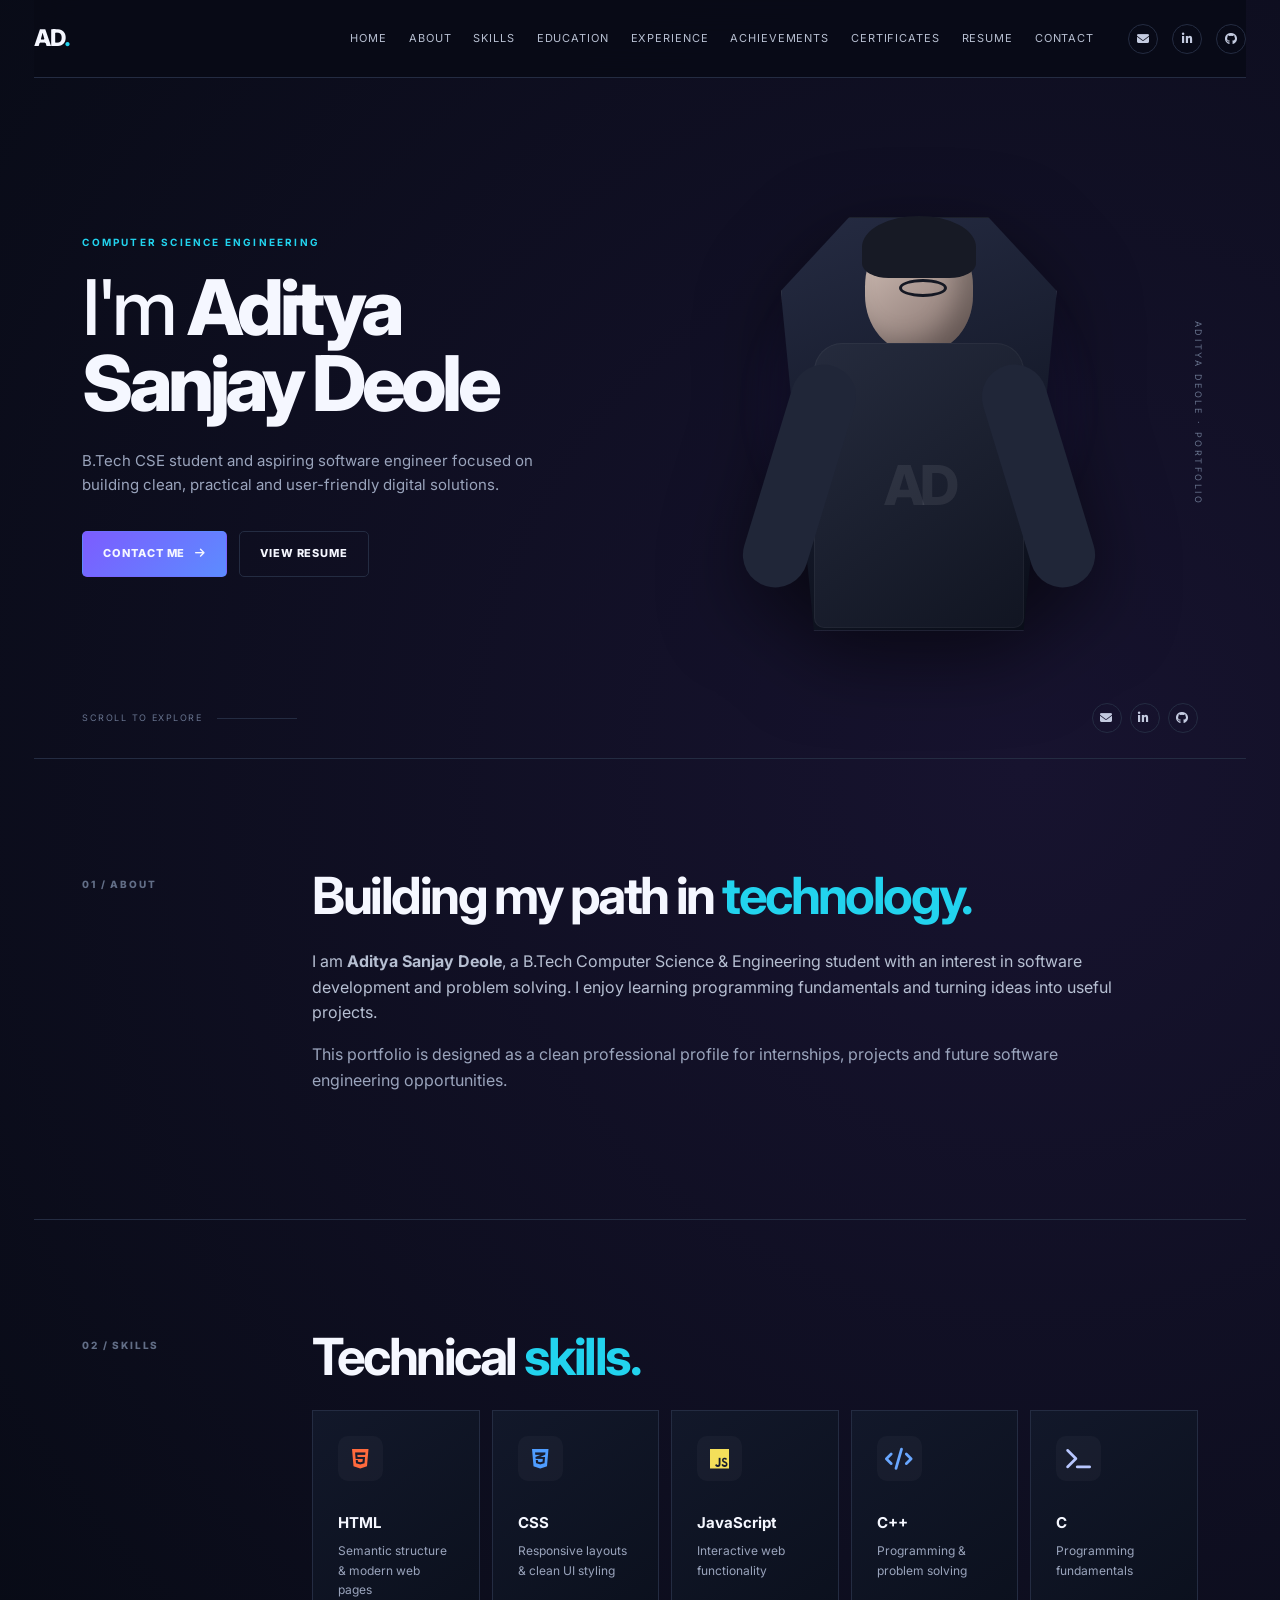
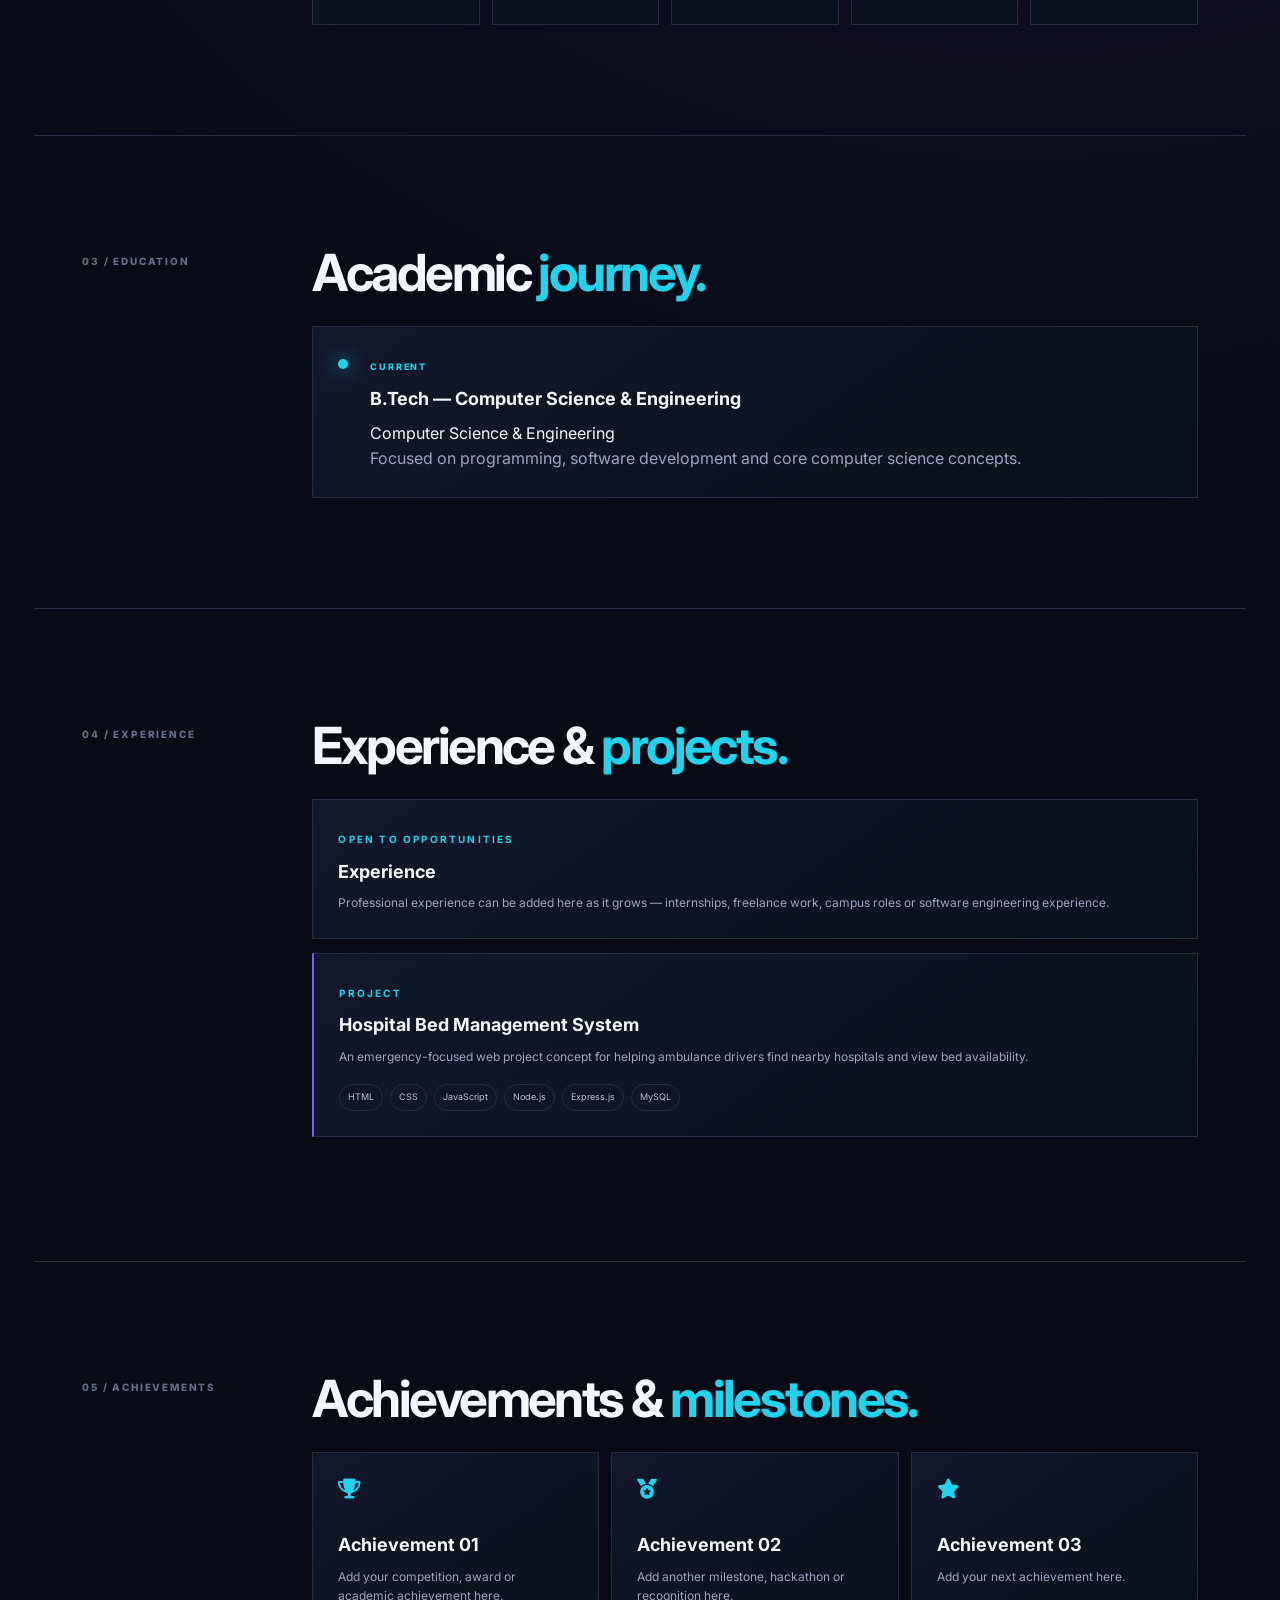
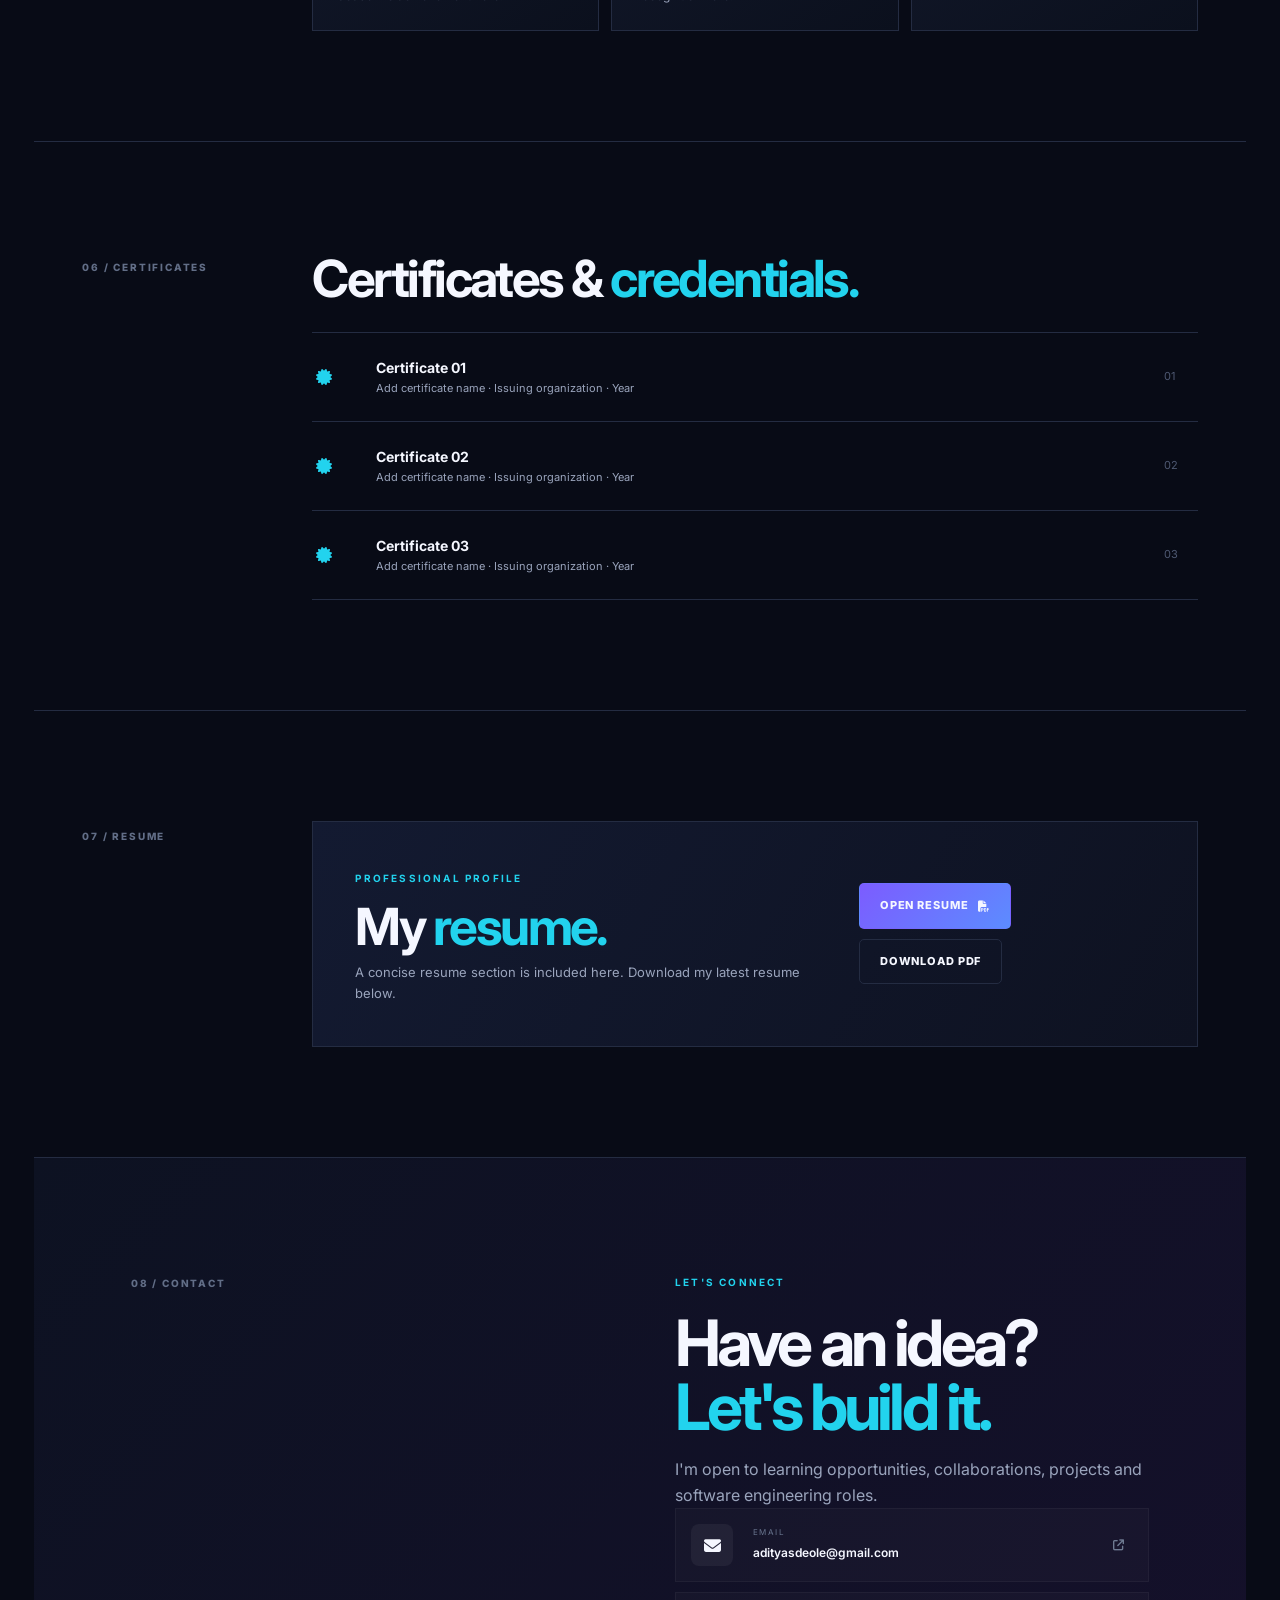
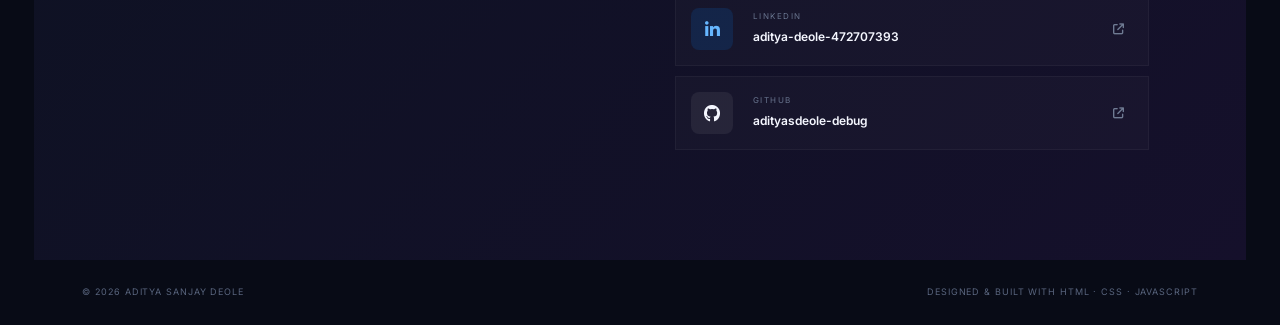
<file: index.html>
<!DOCTYPE html>
<html lang="en">
<head>
  <meta charset="UTF-8">
  <meta name="viewport" content="width=device-width, initial-scale=1.0">
  <meta name="description" content="Aditya Sanjay Deole - Professional CSE Portfolio">
  <title>Aditya Deole | Portfolio</title>
  <link rel="preconnect" href="https://fonts.googleapis.com">
  <link rel="preconnect" href="https://fonts.gstatic.com" crossorigin>
  <link href="https://fonts.googleapis.com/css2?family=Inter:wght@400;500;600;700;800&display=swap" rel="stylesheet">
  <link rel="stylesheet" href="https://cdnjs.cloudflare.com/ajax/libs/font-awesome/6.5.2/css/all.min.css">
  <link rel="stylesheet" href="style.css">
</head>
<body>
  <div class="site-shell">
    <header class="topbar">
      <a href="#home" class="brand">AD<span>.</span></a>
      <button class="menu-toggle" aria-label="Open menu"><i class="fa-solid fa-bars"></i></button>
      <nav id="nav">
        <a href="#home">Home</a>
        <a href="#about">About</a>
        <a href="#skills">Skills</a>
        <a href="#education">Education</a>
        <a href="#experience">Experience</a>
        <a href="#achievements">Achievements</a>
        <a href="#certificates">Certificates</a>
        <a href="#resume">Resume</a>
        <a href="#contact">Contact</a>
      </nav>
      <div class="top-social">
        <a href="mailto:adityasdeole@gmail.com" aria-label="Email"><i class="fa-solid fa-envelope"></i></a>
        <a href="https://www.linkedin.com/in/aditya-deole-472707393" target="_blank" rel="noopener" aria-label="LinkedIn"><i class="fa-brands fa-linkedin-in"></i></a>
        <a href="https://github.com/adityasdeole-debug" target="_blank" rel="noopener" aria-label="GitHub"><i class="fa-brands fa-github"></i></a>
      </div>
    </header>

    <main>
      <section id="home" class="hero">
        <div class="hero-copy">
          <div class="eyebrow">COMPUTER SCIENCE ENGINEERING</div>
          <h1>I'm <strong>Aditya<br>Sanjay Deole</strong></h1>
          <p class="hero-text">B.Tech CSE student and aspiring software engineer focused on building clean, practical and user-friendly digital solutions.</p>
          <div class="hero-actions">
            <a class="btn primary" href="#contact">Contact Me <i class="fa-solid fa-arrow-right"></i></a>
            <a class="btn ghost" href="#resume">View Resume</a>
          </div>
        </div>

        <div class="hero-visual" aria-label="Aditya Deole profile">
          <div class="glow"></div>
          <div class="portrait">
            <div class="portrait-head"></div>
            <div class="portrait-body"><span>AD</span></div>
          </div>
          <div class="vertical-label">ADITYA DEOLE · PORTFOLIO</div>
        </div>

        <div class="hero-bottom">
          <span>Scroll to explore</span>
          <div class="scroll-line"></div>
          <div class="hero-mini-social">
            <a href="mailto:adityasdeole@gmail.com"><i class="fa-solid fa-envelope"></i></a>
            <a href="https://www.linkedin.com/in/aditya-deole-472707393" target="_blank" rel="noopener"><i class="fa-brands fa-linkedin-in"></i></a>
            <a href="https://github.com/adityasdeole-debug" target="_blank" rel="noopener"><i class="fa-brands fa-github"></i></a>
          </div>
        </div>
      </section>

      <section id="about" class="section about">
        <div class="section-tag">01 / ABOUT</div>
        <div>
          <h2>Building my path in <span>technology.</span></h2>
          <p>I am <b>Aditya Sanjay Deole</b>, a B.Tech Computer Science & Engineering student with an interest in software development and problem solving. I enjoy learning programming fundamentals and turning ideas into useful projects.</p>
          <p class="muted">This portfolio is designed as a clean professional profile for internships, projects and future software engineering opportunities.</p>
        </div>
      </section>

      <section id="skills" class="section">
        <div class="section-tag">02 / SKILLS</div>
        <div class="section-content">
          <h2>Technical <span>skills.</span></h2>
          <div class="skill-grid">
            <div class="skill-card"><div class="skill-icon html"><i class="fa-brands fa-html5"></i></div><h3>HTML</h3><p>Semantic structure & modern web pages</p></div>
            <div class="skill-card"><div class="skill-icon css"><i class="fa-brands fa-css3-alt"></i></div><h3>CSS</h3><p>Responsive layouts & clean UI styling</p></div>
            <div class="skill-card"><div class="skill-icon js"><i class="fa-brands fa-js"></i></div><h3>JavaScript</h3><p>Interactive web functionality</p></div>
            <div class="skill-card"><div class="skill-icon cpp"><i class="fa-solid fa-code"></i></div><h3>C++</h3><p>Programming & problem solving</p></div>
            <div class="skill-card"><div class="skill-icon c"><i class="fa-solid fa-terminal"></i></div><h3>C</h3><p>Programming fundamentals</p></div>
          </div>
        </div>
      </section>

      <section id="education" class="section">
        <div class="section-tag">03 / EDUCATION</div>
        <div class="section-content">
          <h2>Academic <span>journey.</span></h2>
          <div class="timeline-card">
            <div class="timeline-dot"></div>
            <div>
              <span class="date">CURRENT</span>
              <h3>B.Tech — Computer Science & Engineering</h3>
              <p>Computer Science & Engineering</p>
              <p class="muted">Focused on programming, software development and core computer science concepts.</p>
            </div>
          </div>
        </div>
      </section>

      <section id="experience" class="section">
        <div class="section-tag">04 / EXPERIENCE</div>
        <div class="section-content">
          <h2>Experience & <span>projects.</span></h2>
          <div class="placeholder-card">
            <span class="status">OPEN TO OPPORTUNITIES</span>
            <h3>Experience</h3>
            <p>Professional experience can be added here as it grows — internships, freelance work, campus roles or software engineering experience.</p>
          </div>
          <div class="placeholder-card project">
            <span class="status">PROJECT</span>
            <h3>Hospital Bed Management System</h3>
            <p>An emergency-focused web project concept for helping ambulance drivers find nearby hospitals and view bed availability.</p>
            <div class="tech-pills"><span>HTML</span><span>CSS</span><span>JavaScript</span><span>Node.js</span><span>Express.js</span><span>MySQL</span></div>
          </div>
        </div>
      </section>

      <section id="achievements" class="section">
        <div class="section-tag">05 / ACHIEVEMENTS</div>
        <div class="section-content">
          <h2>Achievements & <span>milestones.</span></h2>
          <div class="empty-grid">
            <div class="info-card"><i class="fa-solid fa-trophy"></i><h3>Achievement 01</h3><p>Add your competition, award or academic achievement here.</p></div>
            <div class="info-card"><i class="fa-solid fa-medal"></i><h3>Achievement 02</h3><p>Add another milestone, hackathon or recognition here.</p></div>
            <div class="info-card"><i class="fa-solid fa-star"></i><h3>Achievement 03</h3><p>Add your next achievement here.</p></div>
          </div>
        </div>
      </section>

      <section id="certificates" class="section">
        <div class="section-tag">06 / CERTIFICATES</div>
        <div class="section-content">
          <h2>Certificates & <span>credentials.</span></h2>
          <div class="certificate-list">
            <div class="certificate-row"><i class="fa-solid fa-certificate"></i><div><h3>Certificate 01</h3><p>Add certificate name · Issuing organization · Year</p></div><span>01</span></div>
            <div class="certificate-row"><i class="fa-solid fa-certificate"></i><div><h3>Certificate 02</h3><p>Add certificate name · Issuing organization · Year</p></div><span>02</span></div>
            <div class="certificate-row"><i class="fa-solid fa-certificate"></i><div><h3>Certificate 03</h3><p>Add certificate name · Issuing organization · Year</p></div><span>03</span></div>
          </div>
        </div>
      </section>

    <section id="resume" class="section resume-section">
        <div class="section-tag">07 / RESUME</div>
        <div class="section-content resume-box">
          <div>
            <span class="status">PROFESSIONAL PROFILE</span>
            <h2>My <span>resume.</span></h2>
            <p>A concise resume section is included here. Download my latest resume below.</p>
          </div>
          <div class="resume-actions">
            <a class="btn primary" href="Aditya_Deole_Resume.pdf" target="_blank">Open Resume <i class="fa-solid fa-file-pdf"></i></a>
            <a class="btn ghost" href="Aditya_Deole_Resume.pdf" download>Download PDF</a>
          </div>
        </div>
      </section>

      <section id="contact" class="contact">
        <div class="section-tag">08 / CONTACT</div>
        <div class="contact-inner">
          <div>
            <span class="eyebrow">LET'S CONNECT</span>
            <h2>Have an idea?<br><span>Let's build it.</span></h2>
            <p>I'm open to learning opportunities, collaborations, projects and software engineering roles.</p>
          </div>
          <div class="contact-cards">
            <a class="contact-card" href="mailto:adityasdeole@gmail.com">
              <div class="contact-logo email"><i class="fa-solid fa-envelope"></i></div><div><small>EMAIL</small><strong>adityasdeole@gmail.com</strong></div><i class="fa-solid fa-arrow-up-right-from-square"></i>
            </a>
            <a class="contact-card" href="https://www.linkedin.com/in/aditya-deole-472707393" target="_blank" rel="noopener">
              <div class="contact-logo linkedin"><i class="fa-brands fa-linkedin-in"></i></div><div><small>LINKEDIN</small><strong>aditya-deole-472707393</strong></div><i class="fa-solid fa-arrow-up-right-from-square"></i>
            </a>
            <a class="contact-card" href="https://github.com/adityasdeole-debug" target="_blank" rel="noopener">
              <div class="contact-logo github"><i class="fa-brands fa-github"></i></div><div><small>GITHUB</small><strong>adityasdeole-debug</strong></div><i class="fa-solid fa-arrow-up-right-from-square"></i>
            </a>
          </div>
        </div>
      </section>
    </main>

    <footer>
      <span>© <span id="year"></span> Aditya Sanjay Deole</span>
      <span>Designed & built with HTML · CSS · JavaScript</span>
    </footer>
  </div>
  <button class="back-top" id="backTop" aria-label="Back to top"><i class="fa-solid fa-arrow-up"></i></button>
  <script src="script.js"></script>
</body>
</html>
</file>
<file: style.css>
*{box-sizing:border-box;margin:0;padding:0}
:root{--bg:#080b16;--panel:#0e1322;--panel2:#12182a;--text:#f5f7ff;--muted:#9aa4bc;--line:#242c42;--accent:#7c5cff;--accent2:#22d3ee;--white:#fff}
html{scroll-behavior:smooth}
body{font-family:Inter,Arial,sans-serif;background:radial-gradient(circle at 80% 15%,#17132f 0,transparent 30%),var(--bg);color:var(--text);line-height:1.6}
a{color:inherit;text-decoration:none}.site-shell{max-width:1320px;margin:auto;padding:0 34px}.topbar{height:78px;display:flex;align-items:center;gap:34px;border-bottom:1px solid var(--line);position:sticky;top:0;background:rgba(8,11,22,.88);backdrop-filter:blur(16px);z-index:20}.brand{font-size:23px;font-weight:800;letter-spacing:-1px;margin-right:auto}.brand span{color:var(--accent2)}nav{display:flex;gap:22px}nav a{font-size:11px;color:#b7bfd1;text-transform:uppercase;letter-spacing:.08em;transition:.25s}nav a:hover{color:var(--accent2)}.top-social{display:flex;gap:14px}.top-social a,.hero-mini-social a{width:30px;height:30px;border:1px solid var(--line);display:grid;place-items:center;border-radius:50%;font-size:12px;color:#c4cbe0;transition:.25s}.top-social a:hover,.hero-mini-social a:hover{border-color:var(--accent2);color:var(--accent2);transform:translateY(-2px)}.menu-toggle{display:none;background:none;color:white;border:0;font-size:22px}
.hero{min-height:680px;position:relative;display:grid;grid-template-columns:1fr 1fr;align-items:center;padding:55px 4% 80px;overflow:hidden}.hero-copy{z-index:2}.eyebrow,.status{font-size:10px;letter-spacing:.22em;color:var(--accent2);font-weight:700}.hero h1{font-size:clamp(48px,6vw,88px);line-height:.98;letter-spacing:-.06em;margin:20px 0 28px;font-weight:500}.hero h1 strong{font-weight:800}.hero-text{max-width:510px;color:var(--muted);font-size:15px}.hero-actions{display:flex;gap:12px;margin-top:34px}.btn{display:inline-flex;align-items:center;gap:10px;padding:13px 20px;border-radius:5px;font-size:11px;text-transform:uppercase;letter-spacing:.08em;font-weight:800;border:1px solid var(--line);transition:.25s}.btn.primary{background:linear-gradient(135deg,var(--accent),#5c8cff);border-color:transparent}.btn.primary:hover{transform:translateY(-2px);box-shadow:0 12px 30px #6d5cff33}.btn.ghost:hover{border-color:var(--accent2);color:var(--accent2)}
.hero-visual{height:510px;position:relative;display:flex;align-items:center;justify-content:center}.glow{position:absolute;width:390px;height:390px;border-radius:50%;background:radial-gradient(circle,#5e45ff38,transparent 65%);filter:blur(5px)}.portrait{width:300px;height:450px;position:relative;filter:drop-shadow(0 25px 40px #0008)}.portrait:after{content:"";position:absolute;inset:8% 4% 0;background:linear-gradient(160deg,#252b42,#090d18);clip-path:polygon(25% 0,75% 0,100% 18%,88% 100%,12% 100%,0 18%);border:1px solid #ffffff12}.portrait-head{position:absolute;z-index:2;top:10%;left:50%;transform:translateX(-50%);width:108px;height:126px;border-radius:48% 48% 45% 45%;background:linear-gradient(145deg,#d7c5bc,#806d69);box-shadow:inset -16px -10px 25px #0004}.portrait-head:before{content:"";position:absolute;top:-10px;left:-3px;width:114px;height:62px;background:#171a25;border-radius:60% 60% 28% 28%}.portrait-head:after{content:"";position:absolute;top:53px;left:34px;width:42px;height:12px;border:3px solid #151823;border-radius:50%}.portrait-body{position:absolute;z-index:3;top:36%;left:50%;transform:translateX(-50%);width:210px;height:285px;border-radius:28px 28px 10px 10px;background:linear-gradient(145deg,#252b3d,#111522);display:flex;align-items:center;justify-content:center;box-shadow:inset 0 0 0 1px #ffffff0b}.portrait-body:before,.portrait-body:after{content:"";position:absolute;top:18px;width:65px;height:230px;background:#202638;border-radius:35px}.portrait-body:before{left:-47px;transform:rotate(17deg)}.portrait-body:after{right:-47px;transform:rotate(-17deg)}.portrait-body span{font-size:55px;font-weight:800;color:#ffffff14;letter-spacing:-5px}.vertical-label{position:absolute;right:0;top:50%;transform:rotate(90deg) translateX(50%);transform-origin:right center;color:#66718b;font-size:9px;letter-spacing:.28em}.hero-bottom{position:absolute;left:4%;bottom:25px;right:4%;display:flex;align-items:center;gap:15px;color:#67738e;font-size:9px;text-transform:uppercase;letter-spacing:.16em}.scroll-line{width:80px;height:1px;background:var(--line)}.hero-mini-social{display:flex;gap:8px;margin-left:auto}
.section{display:grid;grid-template-columns:180px 1fr;gap:50px;padding:110px 4%;border-top:1px solid var(--line)}.section-tag{font-size:10px;color:#626e87;letter-spacing:.18em;font-weight:800;padding-top:7px}.section-content h2,.about h2{font-size:clamp(36px,4vw,60px);line-height:1.02;letter-spacing:-.05em;margin-bottom:28px}.section h2 span,.about h2 span,.contact h2 span{color:var(--accent2)}.about>div:last-child{max-width:820px}.about p{color:#b6bfd2;font-size:16px;margin-bottom:16px}.muted{color:var(--muted)!important}
.skill-grid{display:grid;grid-template-columns:repeat(5,1fr);gap:12px}.skill-card,.info-card,.placeholder-card,.timeline-card{background:linear-gradient(145deg,var(--panel2),#0b101d);border:1px solid var(--line);padding:25px;transition:.3s}.skill-card:hover,.info-card:hover,.placeholder-card:hover{transform:translateY(-5px);border-color:#4b5573}.skill-icon{width:45px;height:45px;display:grid;place-items:center;border-radius:10px;background:#ffffff08;font-size:22px;margin-bottom:30px}.html{color:#ff6a3d}.css{color:#4f9dff}.js{color:#f4df5a}.cpp{color:#69a7ff}.c{color:#b8c7ff}.skill-card h3{font-size:15px;margin-bottom:6px}.skill-card p,.info-card p,.placeholder-card p{color:var(--muted);font-size:12px}
.timeline-card{display:flex;gap:22px;position:relative}.timeline-dot{width:10px;height:10px;border-radius:50%;background:var(--accent2);box-shadow:0 0 20px var(--accent2);margin-top:7px;flex:none}.date{font-size:9px;color:var(--accent2);letter-spacing:.2em;font-weight:800}.timeline-card h3,.placeholder-card h3,.info-card h3{font-size:18px;margin:7px 0}.placeholder-card{margin-bottom:14px}.project{border-left:2px solid var(--accent)}.tech-pills{display:flex;flex-wrap:wrap;gap:7px;margin-top:18px}.tech-pills span{font-size:9px;border:1px solid var(--line);padding:5px 8px;border-radius:20px;color:#b7c1d7}.empty-grid{display:grid;grid-template-columns:repeat(3,1fr);gap:12px}.info-card i{font-size:20px;color:var(--accent2);margin-bottom:25px}.certificate-list{border-top:1px solid var(--line)}.certificate-row{display:grid;grid-template-columns:42px 1fr 30px;align-items:center;gap:18px;padding:24px 4px;border-bottom:1px solid var(--line)}.certificate-row>i{color:var(--accent2)}.certificate-row h3{font-size:14px}.certificate-row p{font-size:11px;color:var(--muted)}.certificate-row>span{color:#4e5972;font-size:11px}
.resume-box{background:linear-gradient(120deg,#131a31,#0e1221);border:1px solid var(--line);padding:42px;display:flex;align-items:center;justify-content:space-between;gap:30px}.resume-box h2{margin:10px 0}.resume-box p{max-width:600px;color:var(--muted);font-size:13px}.resume-actions{display:flex;gap:10px;flex-wrap:wrap}
.contact{padding:110px 8%;background:linear-gradient(135deg,#0d1222,#15102b);border-top:1px solid var(--line);display:grid;grid-template-columns:1fr 1fr;gap:70px}.contact h2{font-size:clamp(44px,5vw,72px);line-height:1;letter-spacing:-.06em;margin:18px 0}.contact p{color:var(--muted);max-width:480px}.contact-cards{display:flex;flex-direction:column;gap:10px;justify-content:center}.contact-card{display:grid;grid-template-columns:48px 1fr 20px;gap:14px;align-items:center;padding:15px;background:#ffffff05;border:1px solid #ffffff0b;transition:.25s}.contact-card:hover{background:#ffffff09;border-color:#ffffff20;transform:translateX(5px)}.contact-logo{width:42px;height:42px;display:grid;place-items:center;border-radius:8px;font-size:17px}.email{background:#ffffff0d}.linkedin{background:#0a66c230;color:#66b7ff}.github{background:#ffffff10}.contact-card small{display:block;font-size:8px;letter-spacing:.18em;color:#68748e}.contact-card strong{font-size:12px;font-weight:600;word-break:break-word}.contact-card>i{font-size:11px;color:#6f7b93}footer{display:flex;justify-content:space-between;gap:20px;padding:25px 4%;font-size:9px;color:#59657e;letter-spacing:.1em;text-transform:uppercase}.back-top{position:fixed;right:24px;bottom:24px;width:42px;height:42px;border:1px solid var(--line);background:#111729;color:#fff;border-radius:50%;cursor:pointer;opacity:0;pointer-events:none;transition:.3s}.back-top.show{opacity:1;pointer-events:auto}
@media(max-width:1000px){nav{gap:12px}.top-social{display:none}.skill-grid{grid-template-columns:repeat(3,1fr)}}
@media(max-width:760px){.site-shell{padding:0 18px}.topbar{height:68px}.menu-toggle{display:block}nav{display:none;position:absolute;top:68px;left:0;right:0;background:#0b0f1d;padding:20px;flex-direction:column;border-bottom:1px solid var(--line)}nav.open{display:flex}.hero{grid-template-columns:1fr;min-height:auto;padding-top:65px}.hero-visual{height:420px;order:-1}.portrait{transform:scale(.82)}.vertical-label{display:none}.section{grid-template-columns:1fr;gap:22px;padding:75px 4%}.skill-grid,.empty-grid{grid-template-columns:1fr 1fr}.resume-box,.contact{display:block}.resume-actions{margin-top:25px}.contact{padding:75px 6%}.contact-cards{margin-top:45px}footer{flex-direction:column}.hero-bottom{display:none}}
@media(max-width:480px){.hero h1{font-size:50px}.skill-grid,.empty-grid{grid-template-columns:1fr}.hero-visual{height:360px}.portrait{transform:scale(.7)}.resume-box{padding:25px}.contact h2{font-size:48px}}
</file>
